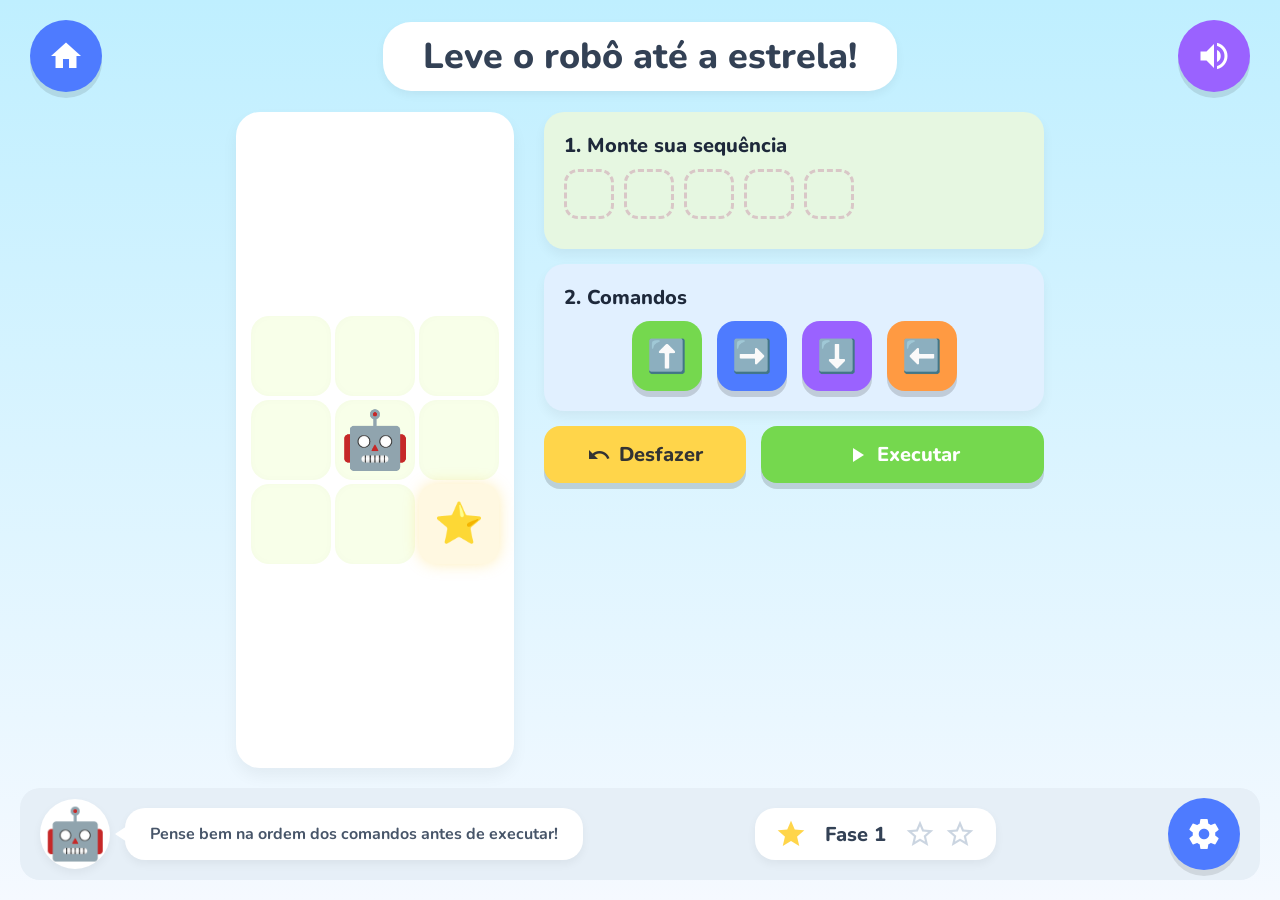
<file: index2.html>
<!DOCTYPE html>
<html lang="pt-br">

<head>
  <meta charset="UTF-8">
  <meta name="viewport" content="width=device-width, initial-scale=1.0">
  <title>Nível - Robô</title>
  
  <!-- Fontes e Ícones -->
  <link href="https://fonts.googleapis.com/icon?family=Material+Icons" rel="stylesheet">
  <link href="https://fonts.googleapis.com/css2?family=Nunito:wght@600;800;900&display=swap" rel="stylesheet">
  
  <link rel="stylesheet" href="styles/style2.css">
</head>

<body>

  <!-- Aviso de Orientação -->
  <div id="aviso-orientacao">
    <div class="icone">🔄</div>
    <h2>Vire o dispositivo deitado</h2>
    <p>Por favor, use a tela na horizontal (paisagem).</p>
  </div>

  <div class="app-wrapper">
    
    <!-- Cabeçalho -->
    <header class="app-header">
      <button class="btn-icon btn-home" onclick="window.location.href='index.html'">
        <span class="material-icons">home</span>
      </button>
      <div class="title-container">
        <h1>Leve o robô até a estrela!</h1>
      </div>
      <button class="btn-icon btn-sound" onclick="alert('Som ativado/desativado')">
        <span class="material-icons">volume_up</span>
      </button>
    </header>

    <!-- Corpo Principal -->
    <main class="main-content game-container">
      
      <!-- Tabuleiro Esquerda -->
      <div class="left-panel">
        <div class="grid">
          <!-- Gerado pelo JavaScript -->
        </div>
      </div>

      <!-- Painel Lateral Direita -->
      <div class="right-panel">
        
        <!-- Área de Sequência -->
        <div class="panel-section section-sequencia">
          <h3>1. Monte sua sequência</h3>
          <div id="sequencia-slots" class="slots-container">
            <!-- Slots vazios gerados por JS -->
          </div>
        </div>

        <!-- Área de Comandos -->
        <div class="panel-section section-comandos">
          <h3>2. Comandos</h3>
          <div class="comandos-grid">
            <button class="btn-cmd btn-cima" onclick="addComando('cima')">⬆️</button>
            <button class="btn-cmd btn-direita" onclick="addComando('direita')">➡️</button>
            <button class="btn-cmd btn-baixo" onclick="addComando('baixo')">⬇️</button>
            <button class="btn-cmd btn-esquerda" onclick="addComando('esquerda')">⬅️</button>
          </div>
        </div>

        <!-- Área de Ações -->
        <div class="acoes-container">
          <button class="btn-acao btn-desfazer" onclick="desfazer()">
            <span class="material-icons">undo</span> Desfazer
          </button>
          <button class="btn-acao btn-executar" id="btn-executar" onclick="executar()">
            <span class="material-icons">play_arrow</span> Executar
          </button>
        </div>

        <p id="feedback"></p>
      </div>
    </main>

    <!-- Rodapé -->
    <footer class="app-footer">
      <div class="mascote-container">
        <div class="mascote-img">🤖</div>
        <div class="dica-box">
          Pense bem na ordem dos comandos antes de executar!
        </div>
      </div>
      
      <div class="progresso-container" id="fase-progresso">
        <!-- Preenchido pelo JS -->
      </div>
      
      <button class="btn-icon btn-settings" onclick="alert('Configurações abertas')">
        <span class="material-icons">settings</span>
      </button>
    </footer>

    <!-- Modal de Parabéns -->
    <div id="modal-parabens">
      <h2>🌟 PARABÉNS! 🌟</h2>
      <button onclick="proximaFase()">PRÓXIMA FASE ➡️</button>
    </div>

  </div>

  <script src="scripts/script2.js"></script>
</body>

</html>
</file>
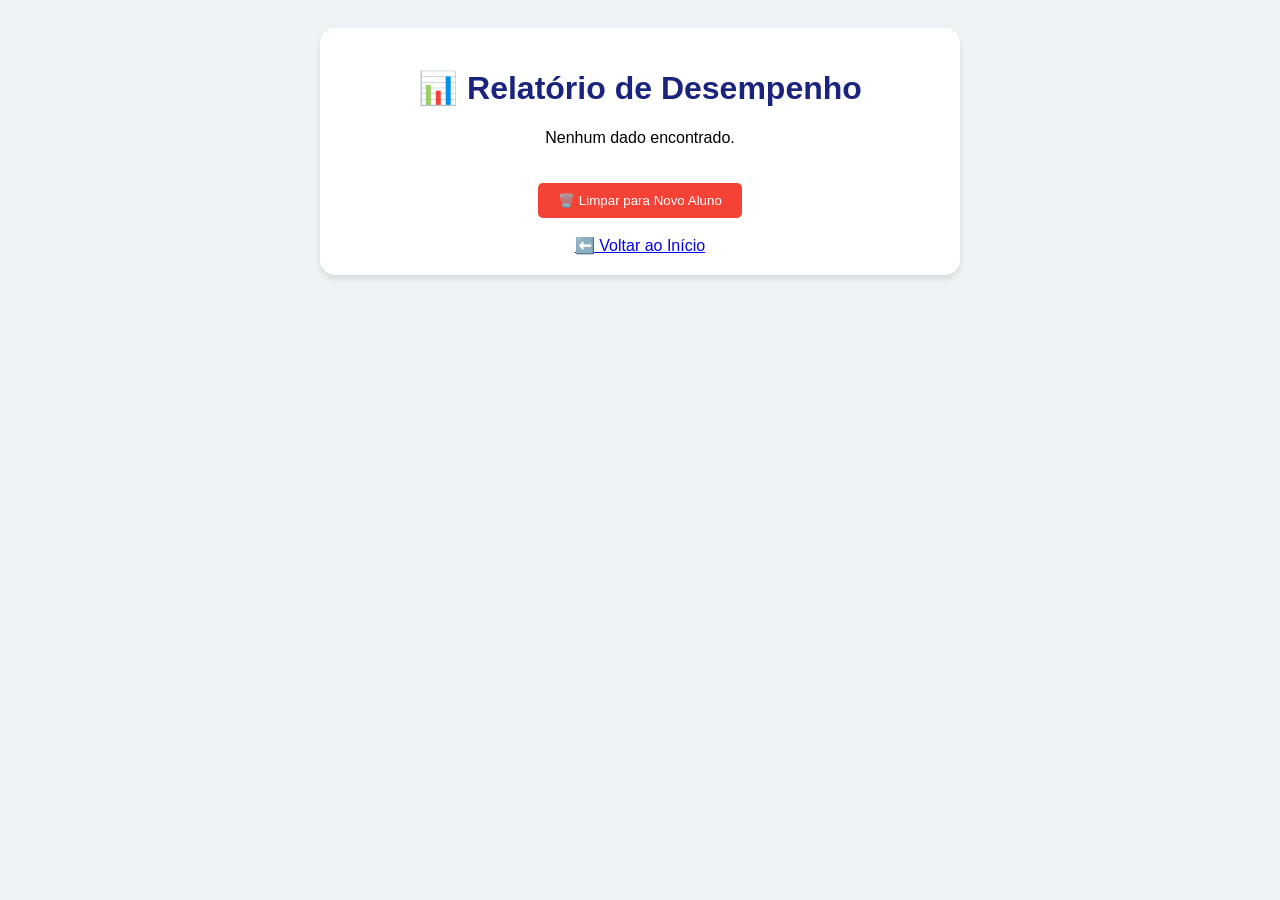
<file: resul.html>
<!DOCTYPE html>
<html lang="pt-br">
<head>
    <meta charset="UTF-8">
    <title>Resultados - Autismath</title>
    <style>
        body { font-family: sans-serif; text-align: center; background: #eef3f5; padding: 20px; }
        .box { background: white; padding: 20px; border-radius: 15px; max-width: 600px; margin: auto; box-shadow: 0 4px 6px rgba(0,0,0,0.1); }
        h1 { color: #1a237e; }
        table { width: 100%; border-collapse: collapse; margin-top: 20px; }
        th, td { border: 1px solid #ddd; padding: 10px; }
        th { background: #90caf9; }
        .acerto { color: green; font-weight: bold; }
        .erro { color: red; font-weight: bold; }
        button { margin-top: 20px; padding: 10px 20px; background: #f44336; color: white; border: none; border-radius: 5px; cursor: pointer; }
    </style>
</head>
<body>
    <div class="box">
        <h1>📊 Relatório de Desempenho</h1>
        <div id="conteudo">
            <p>Carregando dados da pedra...</p>
        </div>
        <button onclick="limparDados()">🗑️ Limpar para Novo Aluno</button>
        <br><br>
        <a href="index2.html">⬅️ Voltar ao Início</a>
    </div>

    <script>
        function carregarResultados() {
            const dados = JSON.parse(localStorage.getItem('autismath_stats') || '[]');
            const div = document.getElementById('conteudo');
            
            if (dados.length === 0) {
                div.innerHTML = "<p>Nenhum dado encontrado.</p>";
                return;
            }

            let html = "<table><tr><th>Tipo</th><th>Fase</th><th>Status</th><th>Detalhe</th></tr>";
            
            let acertos = 0;
            let erros = 0;

            dados.forEach(item => {
                const classe = item.status === 'Acerto' ? 'acerto' : 'erro';
                if (item.status === 'Acerto') acertos++; else erros++;
                
                html += `<tr>
                    <td>${item.tipo}</td>
                    <td>${item.fase}</td>
                    <td class="${classe}">${item.status}</td>
                    <td>${item.detalhe}</td>
                </tr>`;
            });

            html += "</table>";
            html += `<p><b>Total Acertos:</b> ${acertos} | <b>Total Erros:</b> ${erros}</p>`;
            div.innerHTML = html;
        }

        function limparDados() {
            if (confirm("Apagar todos os dados para novo aluno?")) {
                localStorage.removeItem('autismath_stats');
                location.reload();
            }
        }

        carregarResultados();
    </script>
</body>
</html>
</file>
<file: styles/style2.css>
:root {
  /* Cores Principais */
  --azul-principal: #4E7BFF;
  --verde-principal: #75D84E;
  --roxo-principal: #9A62FF;
  --amarelo-principal: #FFD54A;
  --laranja-principal: #FF9A42;
  --fundo-app: linear-gradient(to bottom, #bfefff, #f5f9ff);
  --fundo-grid: #f8ffe9;
  --fundo-cards: #FFFFFF;
  --fundo-card-seq: #e6f7e1;
  --fundo-card-cmd: #e1f0ff;
  
  /* Tamanhos dinâmicos do Grid */
  --cell-size: 80px;
  --grid-gap: 4px;
}

@media (max-height: 700px) {
  :root { --cell-size: 65px; --grid-gap: 4px; }
}
@media (max-height: 550px) {
  :root { --cell-size: 55px; --grid-gap: 4px; }
}
@media (max-height: 450px) {
  :root { --cell-size: 45px; --grid-gap: 3px; }
}

* {
  box-sizing: border-box;
  font-family: 'Nunito', sans-serif;
}

body {
  margin: 0;
  padding: 0;
  background: var(--fundo-app);
  height: 100vh;
  overflow: hidden;
  display: flex;
  justify-content: center;
  align-items: center;
  color: #333;
}

/* Wrapper Geral */
.app-wrapper {
  display: flex;
  flex-direction: column;
  width: 100%;
  height: 100%;
  max-width: 1400px;
  padding: 20px;
  gap: 20px;
}

@media (max-height: 550px) {
  .app-wrapper { padding: 10px; gap: 10px; }
}

/* Header */
.app-header {
  display: flex;
  justify-content: space-between;
  align-items: center;
  width: 100%;
  padding: 0 10px;
}

.btn-icon {
  width: 72px;
  height: 72px;
  border-radius: 50%;
  border: none;
  color: white;
  display: flex;
  justify-content: center;
  align-items: center;
  cursor: pointer;
  box-shadow: 0 6px 0 rgba(0,0,0,0.1);
  transition: all 0.2s ease;
}

@media (max-height: 550px) {
  .btn-icon { width: 56px; height: 56px; box-shadow: 0 4px 0 rgba(0,0,0,0.1); }
}

.btn-icon .material-icons {
  font-size: 36px;
}
@media (max-height: 550px) {
  .btn-icon .material-icons { font-size: 28px; }
}

.btn-icon:hover { transform: scale(1.05); }
.btn-icon:active { transform: scale(0.97) translateY(4px); box-shadow: 0 2px 0 rgba(0,0,0,0.1); }

.btn-home { background: var(--azul-principal); }
.btn-sound { background: var(--roxo-principal); }
.btn-settings { background: var(--azul-principal); }

.title-container {
  background: white;
  border-radius: 28px;
  padding: 10px 40px;
  box-shadow: 0 4px 10px rgba(0,0,0,0.05);
}

@media (max-height: 550px) {
  .title-container { padding: 5px 20px; border-radius: 20px; }
}

h1 {
  margin: 0;
  font-size: 36px;
  font-weight: 800;
  color: #334155;
}

@media (max-height: 550px) {
  h1 { font-size: 24px; }
}

/* Corpo Principal (Grid Lateral) */
.main-content {
  display: flex;
  flex: 1;
  gap: 30px;
  justify-content: center;
  align-items: stretch;
  min-height: 0;
}

@media (max-height: 550px) {
  .main-content { gap: 15px; }
}

/* Grid Esquerda */
.left-panel {
  display: flex;
  justify-content: center;
  align-items: center;
  background: white;
  padding: 15px;
  border-radius: 24px;
  box-shadow: 0 8px 16px rgba(0,0,0,0.05);
}

.grid {
  display: grid;
  gap: var(--grid-gap);
  background: white;
  position: relative;
}

.grid div {
  width: var(--cell-size);
  height: var(--cell-size);
  background: var(--fundo-grid);
  border-radius: 18px;
  display: flex;
  align-items: center;
  justify-content: center;
  font-size: calc(var(--cell-size) * 0.5);
  box-shadow: inset 0 0 10px rgba(0,0,0,0.02);
}

#robo {
  position: absolute;
  width: var(--cell-size);
  height: var(--cell-size);
  background: transparent;
  display: flex;
  align-items: center;
  justify-content: center;
  font-size: calc(var(--cell-size) * 0.7);
  transition: all 0.3s cubic-bezier(0.25, 1, 0.5, 1);
  z-index: 10;
  box-shadow: none;
}

.alvo {
  background: #fff8e1 !important;
  box-shadow: 0 0 15px rgba(255, 213, 74, 0.4) !important;
}

.obstaculo {
  background: var(--fundo-grid) !important;
  font-size: calc(var(--cell-size) * 0.6) !important;
}

/* Painel Direita */
.right-panel {
  display: flex;
  flex-direction: column;
  gap: 15px;
  max-width: 500px;
  width: 100%;
}

@media (max-height: 550px) {
  .right-panel { gap: 8px; }
}

.panel-section {
  background: var(--fundo-cards);
  border-radius: 20px;
  padding: 20px;
  box-shadow: 0 6px 12px rgba(0,0,0,0.05);
  display: flex;
  flex-direction: column;
  gap: 10px;
}

@media (max-height: 550px) {
  .panel-section { padding: 12px; border-radius: 16px; }
}

.section-sequencia { background: var(--fundo-card-seq); }
.section-comandos { background: var(--fundo-card-cmd); }

.panel-section h3 {
  margin: 0;
  font-size: 20px;
  font-weight: 800;
  color: #1e293b;
  text-align: left;
}

@media (max-height: 550px) {
  .panel-section h3 { font-size: 16px; }
}

/* Slots Sequência */
.slots-container {
  display: flex;
  gap: 10px;
  flex-wrap: wrap;
  min-height: 60px;
}

.slot {
  width: 50px;
  height: 50px;
  border: 3px dashed #d9c7c7;
  border-radius: 14px;
  display: flex;
  justify-content: center;
  align-items: center;
  background: transparent;
  font-size: 28px;
}

@media (max-height: 550px) {
  .slot { width: 40px; height: 40px; font-size: 22px; border-radius: 10px; }
  .slots-container { min-height: 40px; gap: 6px; }
}

.slot.preenchido {
  border-style: solid;
  border-color: transparent;
  box-shadow: 0 4px 0 rgba(0,0,0,0.1);
  color: white;
}

/* Cores dinâmicas para os slots preenchidos (baseado no tipo) */
.slot.cmd-cima { background: var(--verde-principal); }
.slot.cmd-direita { background: var(--azul-principal); }
.slot.cmd-baixo { background: var(--roxo-principal); }
.slot.cmd-esquerda { background: var(--laranja-principal); }

/* Botoes Comandos */
.comandos-grid {
  display: flex;
  gap: 15px;
  justify-content: center;
}

@media (max-height: 550px) {
  .comandos-grid { gap: 10px; }
}

.btn-cmd {
  width: 70px;
  height: 70px;
  border-radius: 18px;
  border: none;
  font-size: 32px;
  color: white;
  cursor: pointer;
  box-shadow: 0 6px 0 rgba(0,0,0,0.15);
  transition: all 0.2s ease;
  display: flex;
  justify-content: center;
  align-items: center;
}

@media (max-height: 550px) {
  .btn-cmd { width: 50px; height: 50px; border-radius: 14px; font-size: 24px; box-shadow: 0 4px 0 rgba(0,0,0,0.15); }
}

.btn-cmd:hover { transform: scale(1.05); }
.btn-cmd:active { transform: scale(0.95) translateY(4px); box-shadow: 0 2px 0 rgba(0,0,0,0.15); }

.btn-cima { background: var(--verde-principal); }
.btn-direita { background: var(--azul-principal); }
.btn-baixo { background: var(--roxo-principal); }
.btn-esquerda { background: var(--laranja-principal); }

/* Botoes Ação */
.acoes-container {
  display: flex;
  gap: 15px;
  justify-content: space-between;
}

.btn-acao {
  display: flex;
  align-items: center;
  justify-content: center;
  gap: 8px;
  border-radius: 16px;
  border: none;
  font-size: 20px;
  font-weight: 800;
  padding: 15px 20px;
  color: #333;
  cursor: pointer;
  box-shadow: 0 6px 0 rgba(0,0,0,0.15);
  transition: all 0.2s ease;
}

@media (max-height: 550px) {
  .btn-acao { padding: 10px 15px; font-size: 16px; border-radius: 12px; box-shadow: 0 4px 0 rgba(0,0,0,0.15); }
}

.btn-acao:hover { transform: scale(1.05); }
.btn-acao:active { transform: scale(0.97) translateY(4px); box-shadow: 0 2px 0 rgba(0,0,0,0.15); }

.btn-desfazer {
  background: var(--amarelo-principal);
  flex: 0.8;
}

.btn-executar {
  background: var(--verde-principal);
  color: white;
  flex: 1.2;
}

/* Rodapé */
.app-footer {
  display: flex;
  justify-content: space-between;
  align-items: center;
  background: #e6eff7;
  padding: 10px 20px;
  border-radius: 20px;
}

@media (max-height: 550px) {
  .app-footer { padding: 5px 15px; border-radius: 15px; }
}

.mascote-container {
  display: flex;
  align-items: center;
  gap: 15px;
}

.mascote-img {
  font-size: 50px;
  background: white;
  border-radius: 50%;
  width: 70px;
  height: 70px;
  display: flex;
  justify-content: center;
  align-items: center;
  box-shadow: 0 4px 10px rgba(0,0,0,0.05);
}

@media (max-height: 550px) {
  .mascote-img { font-size: 35px; width: 50px; height: 50px; }
}

.dica-box {
  background: white;
  padding: 15px 25px;
  border-radius: 20px;
  font-weight: 700;
  font-size: 16px;
  color: #475569;
  position: relative;
  box-shadow: 0 4px 10px rgba(0,0,0,0.05);
}

@media (max-height: 550px) {
  .dica-box { padding: 8px 15px; font-size: 14px; border-radius: 15px; }
}

/* Seta do balão de dica */
.dica-box::before {
  content: '';
  position: absolute;
  left: -10px;
  top: 50%;
  transform: translateY(-50%);
  border-width: 10px 15px 10px 0;
  border-style: solid;
  border-color: transparent white transparent transparent;
}

.progresso-container {
  display: flex;
  align-items: center;
  gap: 8px;
  background: white;
  padding: 10px 20px;
  border-radius: 20px;
  box-shadow: 0 4px 10px rgba(0,0,0,0.05);
}

@media (max-height: 550px) {
  .progresso-container { padding: 6px 15px; border-radius: 15px; }
}

.progresso-container .material-icons {
  font-size: 32px;
}

@media (max-height: 550px) {
  .progresso-container .material-icons { font-size: 24px; }
}

.estrela-preenchida { color: var(--amarelo-principal); }
.estrela-vazia { color: #cbd5e1; }

#fase-texto {
  font-weight: 800;
  font-size: 20px;
  margin: 0 10px;
  color: #334155;
}

@media (max-height: 550px) {
  #fase-texto { font-size: 16px; margin: 0 5px; }
}

/* Animações e Auxiliares */
#feedback {
  text-align: center;
  font-weight: bold;
  font-size: 18px;
  color: var(--azul-principal);
  margin: 0;
}

@keyframes shake {
  0%, 100% { transform: translateX(0); }
  25% { transform: translateX(-10px); }
  75% { transform: translateX(10px); }
}
.tremer { animation: shake 0.3s ease-in-out; }

/* Balões */
.balao {
  position: fixed;
  bottom: -100px;
  width: 50px;
  height: 70px;
  background: #ff5252;
  border-radius: 50%;
  cursor: pointer;
  z-index: 1000;
  animation: subir 5s linear forwards;
}

@keyframes subir {
  0% { transform: translateY(0); }
  100% { transform: translateY(calc(-100vh + 100px)); }
}

.estouro {
  transform: scale(3);
  opacity: 0 !important;
  transition: 0.2s;
}

/* Modal de Parabéns */
#modal-parabens {
  display: none;
  position: fixed;
  top: 50%; left: 50%;
  transform: translate(-50%, -50%);
  background: white;
  padding: 40px;
  border: 5px solid var(--amarelo-principal);
  border-radius: 30px;
  z-index: 2000;
  text-align: center;
  box-shadow: 0 0 50px rgba(0,0,0,0.5);
  min-width: 350px;
}

#modal-parabens h2 { color: var(--verde-principal); font-size: 40px; margin: 0; }
#modal-parabens button { 
  margin-top: 30px; 
  padding: 15px 30px; 
  font-size: 22px; 
  border-radius: 16px;
  background: var(--azul-principal);
  color: white;
  border: none;
  font-weight: 800;
  cursor: pointer;
  box-shadow: 0 6px 0 rgba(0,0,0,0.15);
}

/* Aviso de Orientação - Celular em Pé */
#aviso-orientacao {
  display: none;
  position: fixed;
  top: 0; left: 0;
  width: 100vw; height: 100vh;
  background: var(--azul-principal);
  color: white;
  z-index: 99999;
  flex-direction: column;
  justify-content: center;
  align-items: center;
  text-align: center;
  padding: 20px;
  box-sizing: border-box;
}

#aviso-orientacao .icone {
  font-size: 80px;
  margin-bottom: 20px;
  animation: girar 2s infinite ease-in-out;
}

#aviso-orientacao h2 {
  font-size: 28px;
  margin: 10px 0;
  color: white;
}

#aviso-orientacao p {
  font-size: 18px;
  opacity: 0.9;
}

@keyframes girar {
  0%, 100% { transform: rotate(0deg); }
  50% { transform: rotate(-90deg); }
}

@media (max-aspect-ratio: 1/1) {
  #aviso-orientacao {
    display: flex !important;
  }
}

@keyframes pulo-arco {
  50% {
    transform: scale(1.1) translateY(-15px);
  }
}

.animar-pulo {
  animation: pulo-arco 0.4s ease-in-out;
}
</file>
